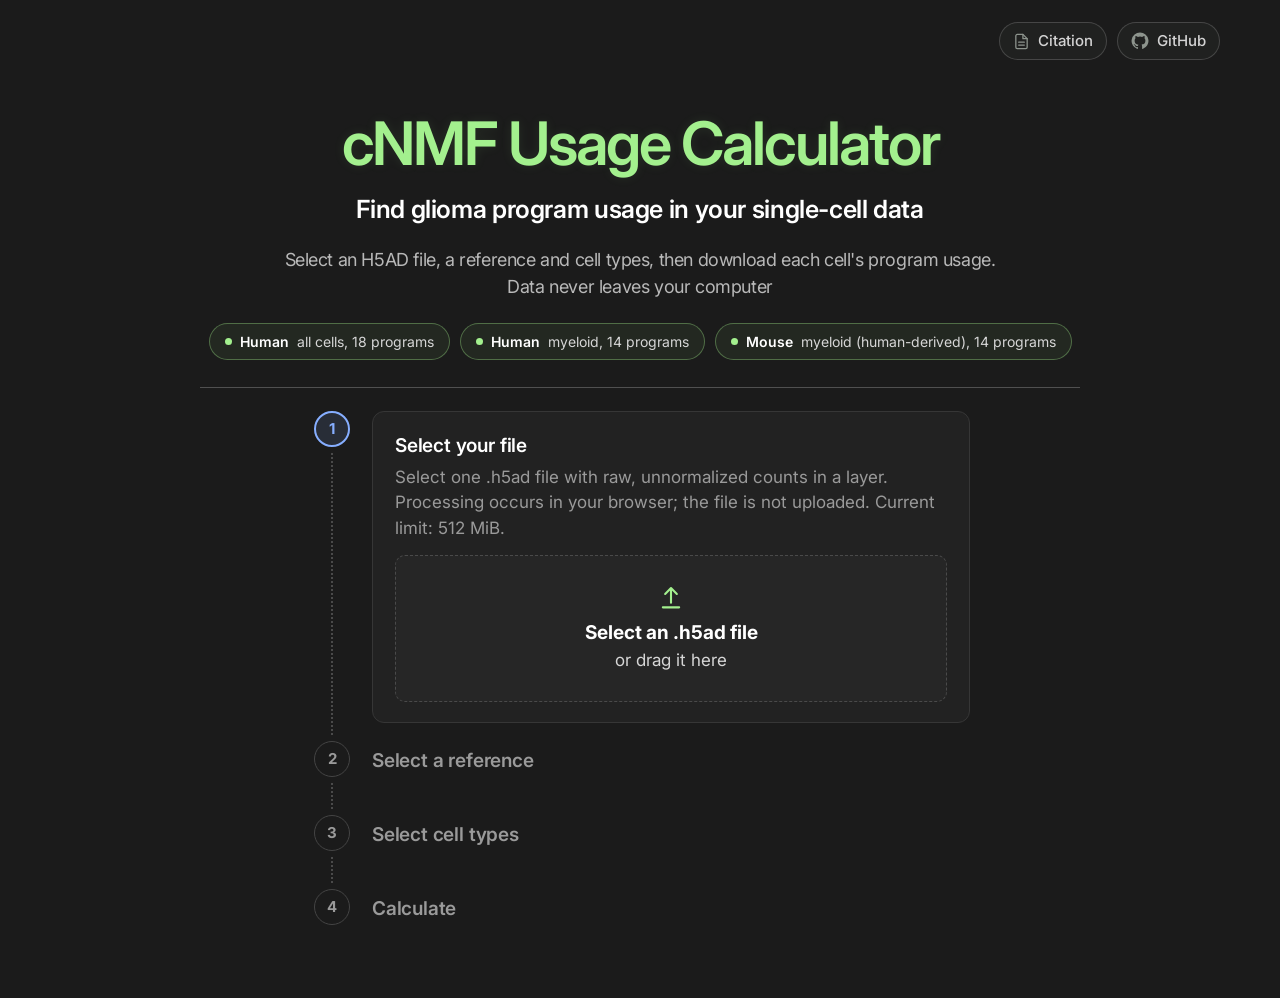
<file: site/index.html>
<!doctype html>
<html lang="en">
<head>
<meta charset="utf-8">
<meta name="viewport" content="width=device-width, initial-scale=1">
<link rel="preconnect" href="https://fonts.googleapis.com">
<link rel="preconnect" href="https://fonts.gstatic.com" crossorigin>
<link rel="stylesheet" href="https://fonts.googleapis.com/css2?family=Inter:wght@400;500;600;700&display=swap">
<title>cNMF Usage Calculator</title>
<meta name="description" content="Find glioma program usage in your single-cell data. Runs in your browser; your file never leaves your computer.">
<link rel="stylesheet" href="css/site.css">
</head>
<body class="is-start">

<header class="site-header">
  <div class="bar">
    <a class="bar-name" href="./"><span class="live-dot" aria-hidden="true"></span>cNMF Usage Calculator</a>
    <nav class="header-actions" aria-label="Project links">
      <button type="button" class="cite-link" id="cite-open" data-label="Citation"><svg viewBox="0 0 24 24" width="17" height="17" fill="none" stroke="currentColor" stroke-width="1.8" stroke-linecap="round" stroke-linejoin="round" aria-hidden="true"><path d="M14 2H6a2 2 0 0 0-2 2v16a2 2 0 0 0 2 2h12a2 2 0 0 0 2-2V8z"/><path d="M14 2v6h6M8 13h8M8 17h8"/></svg><span>Citation</span></button>
      <a class="header-link" href="https://github.com/sita-k-patel/cnmf-usage-web" target="_blank" rel="noopener noreferrer"><svg viewBox="0 0 24 24" width="18" height="18" fill="currentColor" aria-hidden="true"><path d="M12 .75A11.25 11.25 0 0 0 8.44 22.67c.56.1.77-.24.77-.54v-2.06c-3.13.68-3.79-1.32-3.79-1.32-.52-1.31-1.27-1.66-1.27-1.66-1.04-.71.08-.7.08-.7 1.14.08 1.74 1.17 1.74 1.17 1.01 1.73 2.65 1.23 3.29.94.1-.74.39-1.24.7-1.53-2.5-.28-5.13-1.25-5.13-5.56 0-1.23.44-2.24 1.16-3.03-.12-.29-.5-1.44.11-2.99 0 0 .95-.3 3.1 1.16a10.74 10.74 0 0 1 5.64 0c2.14-1.46 3.09-1.16 3.09-1.16.62 1.55.23 2.7.11 2.99.72.79 1.16 1.8 1.16 3.03 0 4.32-2.64 5.27-5.15 5.55.4.35.75 1.03.75 2.08v3.1c0 .3.2.65.78.54A11.25 11.25 0 0 0 12 .75z"/></svg><span>GitHub</span></a>
    </nav>
  </div>
  <div class="start-top">
    <nav class="header-actions" aria-label="Project links">
      <button type="button" class="cite-link" id="cite-open-start" data-label="Citation"><svg viewBox="0 0 24 24" width="17" height="17" fill="none" stroke="currentColor" stroke-width="1.8" stroke-linecap="round" stroke-linejoin="round" aria-hidden="true"><path d="M14 2H6a2 2 0 0 0-2 2v16a2 2 0 0 0 2 2h12a2 2 0 0 0 2-2V8z"/><path d="M14 2v6h6M8 13h8M8 17h8"/></svg><span>Citation</span></button>
      <a class="header-link" href="https://github.com/sita-k-patel/cnmf-usage-web" target="_blank" rel="noopener noreferrer"><svg viewBox="0 0 24 24" width="18" height="18" fill="currentColor" aria-hidden="true"><path d="M12 .75A11.25 11.25 0 0 0 8.44 22.67c.56.1.77-.24.77-.54v-2.06c-3.13.68-3.79-1.32-3.79-1.32-.52-1.31-1.27-1.66-1.27-1.66-1.04-.71.08-.7.08-.7 1.14.08 1.74 1.17 1.74 1.17 1.01 1.73 2.65 1.23 3.29.94.1-.74.39-1.24.7-1.53-2.5-.28-5.13-1.25-5.13-5.56 0-1.23.44-2.24 1.16-3.03-.12-.29-.5-1.44.11-2.99 0 0 .95-.3 3.1 1.16a10.74 10.74 0 0 1 5.64 0c2.14-1.46 3.09-1.16 3.09-1.16.62 1.55.23 2.7.11 2.99.72.79 1.16 1.8 1.16 3.03 0 4.32-2.64 5.27-5.15 5.55.4.35.75 1.03.75 2.08v3.1c0 .3.2.65.78.54A11.25 11.25 0 0 0 12 .75z"/></svg><span>GitHub</span></a>
    </nav>
  </div>
</header>

<main id="main">
  <!-- Start-page hero (hidden once a file is chosen) -->
  <section class="hero" id="hero">
    <h1 class="hero-title">cNMF Usage Calculator</h1>
    <p class="hero-tagline">Find glioma program usage in your single-cell data</p>
    <p class="hero-text">Select an H5AD file, a reference and cell types, then download each cell's program usage. Data never leaves your computer</p>
    <ul class="pills" aria-label="Available references">
      <li class="pill"><b>Human</b> all cells, 18 programs</li>
      <li class="pill"><b>Human</b> myeloid, 14 programs</li>
      <li class="pill"><b>Mouse</b> myeloid (human-derived), 14 programs</li>
    </ul>
    <div class="hero-divider" aria-hidden="true"></div>
  </section>

  <!-- Step flow -->
  <section class="flow" id="flow" aria-label="Calculator steps">

    <div class="step is-now" id="step-1" data-step="1">
      <div class="rail"><span class="dot" aria-hidden="true">1</span><span class="rail-line" aria-hidden="true"></span></div>
      <div class="step-body">
        <h2 class="step-title">Select your file</h2>
        <p class="step-summary" id="sum-1" hidden><span id="sum-1-text"></span> <button type="button" class="text-link" data-edit="1">Change</button></p>
        <div class="step-panel" id="panel-1">
          <p class="hint">Select one .h5ad file with raw, unnormalized counts in a layer. Processing occurs in your browser; the file is not uploaded. Current limit: 512 MiB.</p>
          <label class="drop" id="drop" for="file-input">
            <svg width="28" height="28" viewBox="0 0 24 24" fill="none" stroke="currentColor" stroke-width="1.8" stroke-linecap="round" stroke-linejoin="round" aria-hidden="true"><path d="M12 16V4M7 8.5l5-5 5 5M5 20h14"/></svg>
            <b>Select an .h5ad file</b>
            <span>or drag it here</span>
            <input type="file" id="file-input" accept=".h5ad" class="visually-hidden">
          </label>
          <p class="reading" id="reading" hidden role="status"><span class="mini-spin" aria-hidden="true"></span>Inspecting H5AD structure…</p>
          <div class="field" id="layer-field" hidden>
            <label for="layer-select">Counts layer</label>
            <select id="layer-select"></select>
            <p class="field-note" id="layer-note"></p>
            <div class="field" id="gene-source-field" hidden>
              <label for="gene-source-select">Gene symbol column</label>
              <select id="gene-source-select"></select>
              <p class="field-note">Multiple columns match reference gene symbols. Select the correct source.</p>
            </div>
            <button type="button" class="btn btn-blue btn-continue" id="layer-continue" disabled>Continue</button>
          </div>
        </div>
      </div>
    </div>

    <div class="step is-next" id="step-2" data-step="2">
      <div class="rail"><span class="dot" aria-hidden="true">2</span><span class="rail-line" aria-hidden="true"></span></div>
      <div class="step-body">
        <h2 class="step-title">Select a reference
          <span class="tip-wrap">
            <button type="button" class="info" aria-describedby="tip-ref" aria-label="About references">?</button>
            <span class="tip" role="tooltip" id="tip-ref">A reference is a fixed set of gene programs. The calculator measures how much each program contributes to each of your cells. The programs are not re-learned from your data.</span>
          </span>
        </h2>
        <p class="step-summary" id="sum-2" hidden><span id="sum-2-text"></span> <button type="button" class="text-link" data-edit="2">Change</button></p>
        <div class="step-panel" id="panel-2" hidden>
          <p class="hint">Select the reference that matches your cells.</p>
          <fieldset class="refs">
            <legend class="visually-hidden">Reference</legend>
            <label class="ref">
              <input type="radio" name="ref" value="human_adult_glioma_allcell_k18">
              <span class="ref-text"><b>Human glioma, all cells</b><span>For tumor samples: malignant, immune, vascular and other brain cells.</span></span>
              <span class="ref-size">18 programs<br>2,999 genes</span>
            </label>
            <label class="ref">
              <input type="radio" name="ref" value="human_glioma_myeloid_k14">
              <span class="ref-text"><b>Human glioma, myeloid cells</b><span>For microglia, macrophages, monocytes, dendritic cells, and neutrophils. Captures both cell identity and activity programs.</span></span>
              <span class="ref-size">14 programs<br>2,278 genes</span>
            </label>
            <label class="ref">
              <input type="radio" name="ref" value="mouse_glioma_myeloid_k14_ortholog">
              <span class="ref-text"><b>Mouse glioma, myeloid cells (human-derived)</b><span>The human myeloid programs, mapped to mouse orthologous genes.</span></span>
              <span class="ref-size">14 programs<br>1,897 genes</span>
            </label>
          </fieldset>
          <button type="button" class="btn btn-blue btn-continue" id="ref-continue" disabled>Continue</button>
        </div>
      </div>
    </div>

    <div class="step is-next" id="step-3" data-step="3">
      <div class="rail"><span class="dot" aria-hidden="true">3</span><span class="rail-line" aria-hidden="true"></span></div>
      <div class="step-body">
        <h2 class="step-title">Select cell types</h2>
        <p class="step-summary" id="sum-3" hidden><span id="sum-3-text"></span> <button type="button" class="text-link" data-edit="3">Change</button></p>
        <div class="step-panel" id="panel-3" hidden>
          <p class="hint">Tick the cell types to include.</p>
          <p class="col-row" id="col-row">From column <b id="col-name"></b>. <button type="button" class="text-link" id="col-change">Use another column</button></p>
          <div class="field" id="col-field" hidden>
            <label for="col-select">Cell type column</label>
            <select id="col-select"></select>
          </div>
          <p class="hint" id="no-col" hidden>No cell type column was found in this file. All cells will be used.</p>
          <ul class="types" id="types" aria-label="Cell types"></ul>
          <div class="sel-line" id="sel-line"><span><b id="sel-count">0</b> cells selected</span><button type="button" class="text-link" id="select-all">Select all</button></div>
          <button type="button" class="btn btn-blue btn-continue" id="types-continue" disabled>Continue</button>
        </div>
      </div>
    </div>

    <div class="step is-next is-last" id="step-4" data-step="4">
      <div class="rail"><span class="dot" aria-hidden="true">4</span></div>
      <div class="step-body">
        <h2 class="step-title">Calculate</h2>
        <div class="step-panel" id="panel-4" hidden>
          <p class="hint" id="calc-summary"></p>
          <details class="adv">
            <summary>Advanced options <span class="adv-summary-hint">· optional QC download</span></summary>
            <div class="field">
              <label for="gene-select">Gene names</label>
              <select id="gene-select"></select>
              <p class="field-note">The selected gene-symbol source is shown here. If multiple suitable sources exist, select the one used by your dataset.</p>
            </div>
            <label class="check"><input type="checkbox" id="include-cell-qc"><span>Include <code>cell_qc.tsv</code> in download<small>Unchecked by default. Adds per-cell fitting error and zero-usage flags as a fifth file. QC still runs internally.</small></span></label>
            <label class="check"><input type="checkbox" id="input-sha"> Record a SHA-256 checksum of the input file (adds time for large files)</label>
          </details>
          <p class="gene-match" id="gene-match"></p>
          <label class="check confirm"><input type="checkbox" id="raw-confirm"><span>Layer “<span id="raw-layer"></span>” holds raw, unnormalized counts (not normalized or log-transformed).</span></label>
          <button type="button" class="btn btn-blue" id="calc">Calculate</button>
        </div>
      </div>
    </div>
  </section>

  <!-- Running -->
  <section class="center-view" id="running" hidden aria-live="polite">
    <div class="run-box">
      <div class="spin" aria-hidden="true"></div>
      <h2 class="view-title">Calculating Program Usage</h2>
      <p class="view-sub" id="run-sub"></p>
      <ol class="milestones" id="milestones">
        <li data-m="ready"><span class="mi" aria-hidden="true"></span>Initializing calculation engine</li>
        <li data-m="read"><span class="mi" aria-hidden="true"></span>Opening H5AD dataset</li>
        <li data-m="compare"><span class="mi" aria-hidden="true"></span><span id="m-compare">Scaling expression and fitting reference programs</span></li>
        <li data-m="qc"><span class="mi" aria-hidden="true"></span>Evaluating fit quality</li>
        <li data-m="results"><span class="mi" aria-hidden="true"></span>Generating result files</li>
      </ol>
      <p class="elapsed" id="elapsed">0s so far</p>
      <button type="button" class="btn btn-ghost" id="cancel">Cancel</button>
    </div>
  </section>

  <!-- Done -->
  <section class="center-view" id="done" hidden>
    <div class="done-box">
      <svg class="done-icon" width="84" height="100" viewBox="0 0 110 130" fill="none" aria-hidden="true">
        <path d="M14 6h56l30 30v84a6 6 0 0 1-6 6H14a6 6 0 0 1-6-6V12a6 6 0 0 1 6-6z" class="fi-body"/>
        <path d="M70 6v30h30" class="fi-line"/>
        <path d="M32 78l15 15 30-32" class="fi-tick"/>
      </svg>
      <h2 class="done-title">All done</h2>
      <p class="view-sub">Your program usage results are ready to download.</p>
      <dl class="strip">
        <div><dt>Cells</dt><dd id="r-cells">0</dd></div>
        <div><dt id="r-genes-label">Genes matched</dt><dd id="r-genes">0</dd></div>
        <div><dt>Programs</dt><dd id="r-progs">0</dd></div>
      </dl>
      <button type="button" class="btn btn-download" id="download">
        <svg width="24" height="24" viewBox="0 0 24 24" fill="none" stroke="currentColor" stroke-width="2.6" stroke-linecap="round" stroke-linejoin="round" aria-hidden="true"><path d="M12 4v11M7 10.5l5 5 5-5M5 20h14"/></svg>
        Download Results
      </button>
      <p><button type="button" class="text-link" id="again">Start a new calculation</button></p>
    </div>
  </section>
</main>

<!-- Pop-up for problems (Ensembl IDs, errors) -->
<dialog class="modal" id="alert" aria-labelledby="alert-title">
  <span class="badge" aria-hidden="true">!</span>
  <h3 id="alert-title"></h3>
  <p id="alert-text"></p>
  <div class="modal-actions">
    <button type="button" class="btn btn-blue" id="alert-primary"></button>
  </div>
  <button type="button" class="text-link modal-alt" id="alert-alt" hidden></button>
</dialog>

<!-- How to cite -->
<dialog class="modal modal-cite" id="cite" aria-labelledby="cite-title">
  <h3 id="cite-title">Citation</h3>
  <p class="cite-ref" id="cite-text">Miller TE, El Farran CA, Couturier CP, et al. Programs, origins and immunomodulatory functions of myeloid cells in glioma. Nature 640, 1072–1082 (2025). doi:10.1038/s41586-025-08633-8</p>
  <div class="cite-software">
    <span>Software package</span>
    <a href="https://github.com/cwru-non-academic/cnmf-usage" target="_blank" rel="noopener noreferrer">cnmf-usage</a>
  </div>
  <div class="modal-actions">
    <button type="button" class="btn btn-ghost" id="cite-copy">Copy citation</button>
    <button type="button" class="btn btn-blue" id="cite-close">Close</button>
  </div>
</dialog>

<script type="module" src="js/backend-worker.js"></script>
<script type="module" src="js/ui.js"></script>
</body>
</html>
</file>
<file: site/css/site.css>
/* cNMF Usage Calculator: final UI v1 (dark). Design spec: DESIGN_UI_FINAL_2026-10-25.md */
:root {
  --bg: #1B1B1B;
  --panel: #222222;
  --panel-2: #262626;
  --border: #363636;
  --border-2: #444444;
  --text: #FFFFFF;
  --text-2: #D6D6D6;
  --text-3: #9A9A9A;
  --green: #A3F08E;
  --green-ink: #132010;
  --green-dim: rgba(163, 240, 142, .10);
  --green-line: rgba(163, 240, 142, .55);
  --blue: #86AEFF;
  --blue-ink: #0E1424;
  --blue-dim: rgba(134, 174, 255, .12);
  --amber: #FFC45E;
  --amber-dim: rgba(255, 196, 94, .12);
  --sans: "Inter", system-ui, -apple-system, "Segoe UI", Roboto, Arial, sans-serif;
  --mono: ui-monospace, "SF Mono", Menlo, Consolas, "DejaVu Sans Mono", monospace;
  color-scheme: dark;
}

* { box-sizing: border-box; }
html { -webkit-text-size-adjust: 100%; }
body { margin: 0; background: var(--bg); color: var(--text); font: 16px/1.5 var(--sans); min-height: 100vh; }
button, input, select { font: inherit; color: inherit; }
a { color: var(--blue); }
:focus-visible { outline: 2px solid var(--blue); outline-offset: 3px; border-radius: 6px; }
[hidden] { display: none !important; }
.visually-hidden { position: absolute !important; width: 1px; height: 1px; overflow: hidden; clip: rect(0 0 0 0); white-space: nowrap; }

/* ---------- header ---------- */
.site-header { padding: 20px 40px 0; }
.bar { display: flex; justify-content: space-between; align-items: center; background: var(--panel); border: 1px solid var(--border); border-radius: 14px; padding: 13px 24px; }
.bar-name { display: flex; align-items: center; gap: 10px; color: var(--green); font-weight: 700; font-size: 20px; letter-spacing: -.02em; text-decoration: none; }
.live-dot { width: 9px; height: 9px; border-radius: 50%; background: var(--green); box-shadow: 0 0 10px var(--green); }
.start-top { display: none; justify-content: flex-end; padding: 2px 20px 0; }
body.is-start .bar { display: none; }
body.is-start .start-top { display: flex; }

/* "How to cite": hover = bold + slightly larger; open = bold + green underline.
   The hidden bold copy reserves width so the text does not shift on hover. */
.cite-link { position: relative; display: inline-grid; background: none; border: 0; padding: 4px 2px; cursor: pointer; font-size: 17px; font-weight: 500; color: var(--text-2); transition: transform .15s ease; }
.cite-link::after { content: attr(data-label); font-weight: 700; height: 0; visibility: hidden; overflow: hidden; }
.cite-link:hover, .cite-link:focus-visible { font-weight: 700; color: var(--text); transform: scale(1.08); }
.cite-link.is-open { font-weight: 700; color: var(--text); text-decoration: underline; text-decoration-color: var(--green); text-decoration-thickness: 2px; text-underline-offset: 6px; }

/* ---------- start hero ---------- */
.hero { text-align: center; padding: 40px 24px 38px; }
.hero-title { margin: 0 0 16px; color: var(--green); font-weight: 600; font-size: clamp(38px, 6vw, 60px); line-height: 1.05; letter-spacing: -.035em; }
.hero-tagline { margin: 0 0 10px; font-weight: 600; font-size: clamp(19px, 2.4vw, 25px); letter-spacing: -.015em; }
.hero-text { margin: 0 auto; max-width: 60ch; color: var(--text-2); font-size: 17px; }
.pills { list-style: none; margin: 22px 0 0; padding: 0; display: flex; justify-content: center; flex-wrap: wrap; gap: 10px; }
.pill { display: flex; align-items: center; gap: 8px; background: rgba(163, 240, 142, .06); border: 1px solid rgba(163, 240, 142, .35); border-radius: 999px; padding: 7px 15px; font-size: 14px; color: var(--text-2); }
.pill::before { content: ""; width: 7px; height: 7px; border-radius: 50%; background: var(--green); }
.pill b { color: var(--text); font-weight: 600; }
body:not(.is-start) .hero { display: none; }

/* ---------- step flow ---------- */
.flow { max-width: 700px; margin: 0 auto; padding: 10px 20px 56px; }
body:not(.is-start) .flow { padding-top: 36px; }
.step { display: grid; grid-template-columns: 44px 1fr; gap: 18px; }
.rail { display: flex; flex-direction: column; align-items: center; }
.dot { flex: none; width: 36px; height: 36px; border-radius: 50%; display: grid; place-items: center; font-weight: 700; font-size: 15px; border: 1.5px solid var(--border-2); color: var(--text-3); }
.rail-line { flex: 1; width: 0; min-height: 26px; margin: 6px 0; border-left: 2px dotted #4A4A4A; }
.step.is-now .dot { border: 2px solid var(--blue); background: var(--blue-dim); color: var(--blue); }
.step.is-done .dot { border: 2px solid var(--green); background: var(--green-dim); color: var(--green); font-size: 0; }
.step.is-done .dot::before { content: ""; width: 6px; height: 11px; border: solid var(--green); border-width: 0 2.5px 2.5px 0; transform: translateY(-1px) rotate(45deg); }
.step.is-done .rail-line { border-left-color: var(--green-line); }
.step-body { min-width: 0; padding: 6px 0 18px; }
.step.is-now .step-body { background: var(--panel); border: 1px solid var(--border); border-radius: 12px; padding: 20px 22px; margin-bottom: 18px; }
.step-title { margin: 0; font-size: 18px; font-weight: 600; letter-spacing: -.01em; }
.step.is-next .step-title { color: var(--text-3); }
.step:not(.is-now) .tip-wrap { display: none; }
.step-summary { margin: 2px 0 0; color: var(--text-2); font-size: 15px; overflow-wrap: anywhere; }
.hint { margin: 4px 0 14px; color: var(--text-3); font-size: 15px; }

.drop { display: flex; flex-direction: column; align-items: center; gap: 2px; border: 1.5px dashed #4A4A4A; border-radius: 10px; padding: 28px 16px; background: var(--panel-2); color: var(--text-2); text-align: center; cursor: pointer; transition: border-color .15s, background .15s; }
.drop svg { color: var(--green); margin-bottom: 6px; }
.drop b { color: var(--text); }
.drop:hover, .drop.is-over { border-color: var(--green); background: rgba(163, 240, 142, .05); }
.reading { display: flex; align-items: center; gap: 10px; margin: 14px 0 0; color: var(--text-2); font-size: 15px; }
.mini-spin { width: 16px; height: 16px; border-radius: 50%; border: 2.5px solid #2E3A52; border-top-color: var(--blue); animation: spin .9s linear infinite; }

.field { margin: 14px 0 0; }
.field label { display: block; font-weight: 600; font-size: 15px; margin-bottom: 6px; }
.field-note { margin: 6px 0 14px; color: var(--text-3); font-size: 14px; }
select { width: 100%; max-width: 420px; background: var(--panel-2); border: 1px solid var(--border-2); border-radius: 8px; padding: 9px 12px; }

.tip-wrap { position: relative; display: inline-block; vertical-align: 2px; margin-left: 8px; }
.info { display: grid; place-items: center; width: 19px; height: 19px; padding: 0; border-radius: 50%; border: 1.5px solid var(--text-3); background: none; color: var(--text-2); font-size: 11px; font-weight: 700; cursor: help; }
.info:hover, .info:focus-visible { border-color: var(--blue); color: var(--blue); }
.tip { position: absolute; z-index: 5; top: 30px; left: -90px; width: 330px; max-width: calc(100vw - 48px); background: #2C2C2C; border: 1px solid #4A4A4A; border-radius: 10px; padding: 12px 14px; box-shadow: 0 12px 32px rgba(0, 0, 0, .45); font-size: 14px; font-weight: 400; line-height: 1.5; letter-spacing: 0; color: var(--text); opacity: 0; visibility: hidden; transition: opacity .12s; }
.tip::before { content: ""; position: absolute; top: -7px; left: 95px; width: 12px; height: 12px; background: #2C2C2C; border-left: 1px solid #4A4A4A; border-top: 1px solid #4A4A4A; transform: rotate(45deg); }
.tip b { color: var(--green); }
.tip-wrap:hover .tip, .info:focus-visible + .tip { opacity: 1; visibility: visible; }

.refs { border: 0; margin: 0 0 16px; padding: 0; display: grid; gap: 8px; }
.ref { display: grid; grid-template-columns: 20px 1fr auto; gap: 12px; align-items: start; background: var(--panel-2); border: 1px solid var(--border); border-radius: 10px; padding: 13px 14px; cursor: pointer; }
.ref:hover { border-color: #555; }
.ref input { width: 17px; height: 17px; margin: 3px 0 0; accent-color: var(--blue); }
.ref:has(input:checked) { border-color: var(--blue); box-shadow: inset 0 0 0 1px var(--blue); background: var(--blue-dim); }
.ref-text b { display: block; font-weight: 600; }
.ref-text span { font-size: 14px; color: var(--text-2); }
.ref-size { font-size: 13px; line-height: 1.4; color: var(--text-3); text-align: right; white-space: nowrap; }

.col-row { margin: 0 0 10px; color: var(--text-3); font-size: 14px; overflow-wrap: anywhere; }
.col-row b { color: var(--text-2); }
.types { list-style: none; margin: 0; padding: 0; }
.types label { display: grid; grid-template-columns: 22px 1fr auto; gap: 10px; align-items: center; padding: 10px 4px; border-bottom: 1px solid #2E2E2E; font-size: 15px; cursor: pointer; }
.types input { width: 17px; height: 17px; margin: 0; accent-color: var(--blue); }
.types .n { color: var(--text-3); font-variant-numeric: tabular-nums; }
.sel-line { display: flex; justify-content: space-between; margin: 12px 0 18px; color: var(--text-2); font-size: 15px; }
.sel-line b { color: var(--text); }

.adv { margin: 0 0 16px; }
.adv summary { cursor: pointer; color: var(--text-2); font-weight: 600; font-size: 15px; }
.check { display: flex; gap: 10px; align-items: flex-start; margin-top: 6px; color: var(--text-2); font-size: 14px; }
.check input { margin-top: 3px; accent-color: var(--blue); }
.gene-match { margin: 0 0 16px; color: var(--text-2); font-size: 15px; }
.gene-match b { color: var(--green); }

/* ---------- buttons and links ---------- */
.btn { display: inline-flex; align-items: center; justify-content: center; gap: 10px; border: 1px solid transparent; border-radius: 8px; padding: 11px 26px; font-weight: 600; font-size: 15px; cursor: pointer; }
.btn-blue { background: var(--blue); color: var(--blue-ink); }
.btn-blue:hover { filter: brightness(1.08); }
.btn-blue:disabled { background: #3A3F4A; color: #8A8F99; cursor: not-allowed; filter: none; }
.btn-ghost { background: transparent; border-color: var(--border-2); color: var(--text); }
.btn-ghost:hover { border-color: #666; }
.btn-download { background: var(--green); color: var(--green-ink); border-radius: 9px; padding: 11px 26px; font-size: 23px; font-weight: 700; letter-spacing: -.01em; }
.btn-download:hover { filter: brightness(1.06); }
.text-link { background: none; border: 0; padding: 0; color: var(--blue); cursor: pointer; text-decoration: none; }
.text-link:hover { text-decoration: underline; text-underline-offset: 3px; }

/* ---------- running and done ---------- */
.center-view { min-height: calc(100vh - 120px); display: grid; place-items: center; padding: 40px 20px; text-align: center; }
.run-box { width: 100%; max-width: 540px; }
.spin { width: 56px; height: 56px; margin: 0 auto 22px; border-radius: 50%; border: 4px solid #1F2A1C; border-top-color: var(--green); box-shadow: 0 0 24px rgba(163, 240, 142, .15); animation: spin 1s linear infinite; }
@keyframes spin { to { transform: rotate(360deg); } }
.view-title { margin: 0 0 4px; font-size: 30px; font-weight: 600; letter-spacing: -.025em; }
.view-sub { margin: 0 0 26px; color: var(--text-2); font-size: 17px; }
.milestones { list-style: none; margin: 0; padding: 6px 22px; text-align: left; background: var(--panel); border: 1px solid var(--border); border-radius: 12px; }
.milestones li { display: flex; align-items: center; gap: 12px; padding: 12px 0; border-bottom: 1px solid #2E2E2E; color: var(--text-3); }
.milestones li:last-child { border-bottom: 0; }
.mi { flex: none; width: 24px; height: 24px; border-radius: 50%; border: 1.5px solid var(--border-2); display: grid; place-items: center; }
.milestones li.is-done { color: var(--text); }
.milestones li.is-done .mi { border: 2px solid var(--green); background: var(--green-dim); }
.milestones li.is-done .mi::before { content: ""; width: 5px; height: 9px; border: solid var(--green); border-width: 0 2px 2px 0; transform: translateY(-1px) rotate(45deg); }
.milestones li.is-now { color: var(--text); font-weight: 600; }
.milestones li.is-now .mi { border: 2.5px solid #2E3A52; border-top-color: var(--blue); animation: spin .9s linear infinite; }
.elapsed { margin: 18px 0; color: var(--text-3); font-size: 14px; font-variant-numeric: tabular-nums; }

.done-box { width: 100%; max-width: 620px; }
.done-icon { display: block; margin: 0 auto 22px; filter: drop-shadow(0 0 16px rgba(163, 240, 142, .18)); }
.fi-body { fill: rgba(163, 240, 142, .08); stroke: var(--green); stroke-width: 5.5; stroke-linejoin: round; }
.fi-line { stroke: var(--green); stroke-width: 5.5; stroke-linejoin: round; }
.fi-tick { stroke: var(--green); stroke-width: 8.5; stroke-linecap: round; stroke-linejoin: round; }
.done-title { margin: 0; font-size: 52px; font-weight: 700; line-height: 1.05; letter-spacing: -.035em; }
.done-box .view-sub { margin-top: 10px; }
.strip { display: grid; grid-template-columns: repeat(3, 1fr); margin: 0 0 30px; background: var(--panel); border: 1px solid var(--border); border-radius: 12px; overflow: hidden; }
.strip div { display: flex; flex-direction: column; padding: 22px 10px; border-left: 1px solid var(--border); }
.strip div:first-child { border-left: 0; }
.strip dd { margin: 0; color: var(--green); font-size: 34px; font-weight: 600; line-height: 1.1; letter-spacing: -.03em; font-variant-numeric: tabular-nums; }
.strip dt { order: 2; margin-top: 6px; font-family: var(--mono); font-size: 11.5px; letter-spacing: .12em; text-transform: uppercase; color: var(--text-2); }
.done-box p { margin: 18px 0 0; }

/* ---------- pop-ups ---------- */
.modal { width: min(400px, calc(100vw - 32px)); background: #262626; color: var(--text); border: 1px solid #474747; border-radius: 14px; padding: 26px 28px 22px; text-align: center; box-shadow: 0 24px 60px rgba(0, 0, 0, .6); }
.modal::backdrop { background: rgba(10, 10, 10, .62); }
.modal h3 { margin: 0 0 6px; font-size: 19px; }
.modal p { margin: 0; color: var(--text-2); font-size: 15px; }
.badge { width: 36px; height: 36px; margin: 0 auto 12px; border-radius: 50%; display: grid; place-items: center; font-weight: 800; background: var(--amber-dim); border: 2px solid var(--amber); color: var(--amber); }
.modal-actions { display: flex; justify-content: center; gap: 10px; margin-top: 18px; }
.modal-alt { margin-top: 12px; font-size: 14px; }
.modal-cite { width: min(560px, calc(100vw - 32px)); text-align: left; }
.cite-ref { padding: 12px 14px; background: #1E1E1E; border: 1px solid #3A3A3A; border-radius: 8px; color: var(--text) !important; margin: 10px 0 12px !important; }
.cite-note { font-size: 14px !important; margin-bottom: 8px !important; }
.modal-cite .modal-actions { justify-content: flex-end; }

/* ---------- research-preview notice ---------- */
.notice { margin: 18px auto 0; width: fit-content; max-width: 100%; padding: 6px 14px; border: 1px solid rgba(255, 196, 94, .45); border-radius: 999px; background: var(--amber-dim); color: #FFE2AE; font-size: 13.5px; text-align: center; }
.notice-bar { display: block; margin: 10px auto 0; }
body.is-start .notice-bar { display: none; }
.confirm { margin: 0 0 16px; padding: 12px 14px; border: 1px solid var(--border-2); border-radius: 10px; background: var(--panel-2); color: var(--text); font-size: 15px; }
.confirm input { width: 17px; height: 17px; flex: none; }

/* ---------- small screens and motion ---------- */
@media (max-width: 620px) {
  .site-header { padding: 14px 16px 0; }
  .bar { padding: 11px 16px; }
  .bar-name { font-size: 17px; }
  .cite-link { font-size: 16px; }
  .flow { padding: 8px 16px 40px; }
  .step { grid-template-columns: 36px 1fr; gap: 12px; }
  .dot { width: 32px; height: 32px; }
  .step.is-now .step-body { padding: 18px 16px; }
  .ref { grid-template-columns: 20px 1fr; }
  .ref-size { grid-column: 2; text-align: left; }
  .tip { left: -200px; }
  .tip::before { left: 205px; }
  .done-title { font-size: 40px; }
  .strip dd { font-size: 26px; }
  .strip dt { font-size: 10px; letter-spacing: .08em; }
  .btn-download { font-size: 20px; }
}
@media (prefers-reduced-motion: reduce) {
  .spin, .mini-spin, .milestones li.is-now .mi { animation-duration: 2.5s; }
  .cite-link, .tip, .drop { transition: none; }
}

/* v2 release refinements */
.hero-text { font-size: 19px; max-width: 66ch; }
.hero-title { text-shadow: 0 0 12px rgba(163,240,142,.095); }
.bar-name { font-size: 23px; text-shadow: 0 0 10px rgba(163,240,142,.10); }
.hint { font-size: 17px; }
.drop { font-size: 17px; }
.step-title { font-size: 19px; }
/* Compact Continue only; Calculate and Download keep their hierarchy. */
.btn-continue { padding: 7px 17px; font-size: 14px; border-radius: 7px; min-height: 34px; }
.adv .check small { display: block; color: var(--text-3); font-size: 13px; margin-top: 5px; line-height: 1.5; }
.cite-software { margin-top: 16px; padding: 12px 2px 4px; border-top: 1px solid var(--border-2); }
.cite-software span { display: block; color: var(--text-2); font-size: 14px; }
.cite-software a { display: inline-block; font-size: 19px; font-weight: 700; margin-top: 3px; }
.modal-cite .btn { font-size: 14px; padding: 8px 17px; }
.strip dt { font-weight: 650; color: var(--text); letter-spacing: .09em; }
@media (max-width:620px) { .bar-name { font-size: 19px; } .hero-text { font-size: 17px; } .hint { font-size: 16px; } }

/* v3 copy refinements: the QC export remains optional in Advanced options. */
.adv-summary-hint { color: var(--text-3); font-weight: 400; font-size: .92em; }

/* v4: approved Citation / GitHub header buttons. */
.site-header { padding-bottom: 12px; }
.header-actions { display:flex; align-items:center; justify-content:flex-end; flex-wrap:wrap; gap:10px; }
.header-actions .cite-link, .header-actions .header-link {
  display:inline-flex; align-items:center; justify-content:center; gap:8px;
  padding:7px 13px; min-height:38px; border:1.5px solid #86AEFF;
  border-radius:10px; background:#282D37; color:#FFFFFF;
  text-decoration:none; font-size:15px; font-weight:600; line-height:1.3;
  white-space:nowrap; cursor:pointer; transition:background-color .15s ease, border-color .15s ease;
}
.header-actions .cite-link::after { display:none; }
.header-actions .cite-link:hover, .header-actions .header-link:hover,
.header-actions .cite-link:focus-visible, .header-actions .header-link:focus-visible,
.header-actions .cite-link.is-open { background:#343D50; border-color:#A5C3FF; color:#FFFFFF; transform:none; font-weight:600; text-decoration:none; }
.header-actions svg { display:block; flex:none; }
@media (max-width:620px) {
  .header-actions { gap:7px; }
  .header-actions .cite-link, .header-actions .header-link { font-size:14px; padding:6px 9px; min-height:35px; }
}

/* v5 candidate, local preview only — reference pill description and tab-like nav. */
body.is-start .hero { padding-bottom: 26px; }
body.is-start .pills { margin-top: 20px; }
body.is-start .hero-text {
  margin: 23px auto 0;
  max-width: 715px;
  font-family: "Inter", system-ui, -apple-system, "Segoe UI", sans-serif;
  font-size: clamp(16px, 1.5vw, 18px);
  font-weight: 400;
  line-height: 1.55;
  letter-spacing: -.0225em;
  color: #B8B8B8;
  text-wrap: pretty;
}
/* Inactive buttons are muted; dialog-open or keyboard/mouse focus is selected. */
.header-actions .cite-link, .header-actions .header-link {
  background: #202120;
  border: 1px solid rgba(255,255,255,.17);
  border-radius: 999px;
  color: #D3D3D3;
  font-weight: 500;
  box-shadow: none;
  transition: background .14s ease, color .14s ease, border-color .14s ease;
}
.header-actions .cite-link:hover, .header-actions .header-link:hover,
.header-actions .cite-link:focus-visible, .header-actions .header-link:focus-visible,
.header-actions .cite-link.is-open {
  background: #2A2D2A;
  border: 1px solid rgba(255,255,255,.68);
  color: #FFFFFF;
  font-weight: 600;
  transform: none;
  text-decoration: none;
}
.header-actions svg { color: #8D948D; }
.header-actions .cite-link:hover svg,
.header-actions .header-link:hover svg,
.header-actions .cite-link:focus-visible svg,
.header-actions .header-link:focus-visible svg,
.header-actions .cite-link.is-open svg { color: #A3F08E; }
@media (prefers-reduced-motion: reduce) {
  .header-actions .cite-link, .header-actions .header-link { transition: none; }
}

/* Keep the three reference pills legible on narrow screens. */
body.is-start .pills .pill { white-space: nowrap; }
@media (max-width: 420px) { body.is-start .pills .pill { font-size: 13px; padding: 7px 12px; } }

/* v6: restore original hero reading order and separate intro from calculator. */
body.is-start .hero { padding-bottom: 13px; }
body.is-start .hero-text {
  margin: 17px auto 0;
  max-width: 715px;
}
body.is-start .pills { margin-top: 22px; }
body.is-start .hero-divider {
  height: 1px;
  width: min(880px, 100%);
  margin: 27px auto 0;
  background: rgba(255,255,255,.23);
}
/* Slightly larger file-picker label; keep the rest of the drop zone unchanged. */
.drop b { font-size: 19px; line-height: 1.35; }
@media (max-width: 620px) {
  body.is-start .hero-divider { margin-top: 22px; }
  .drop b { font-size: 18px; }
}
</file>
